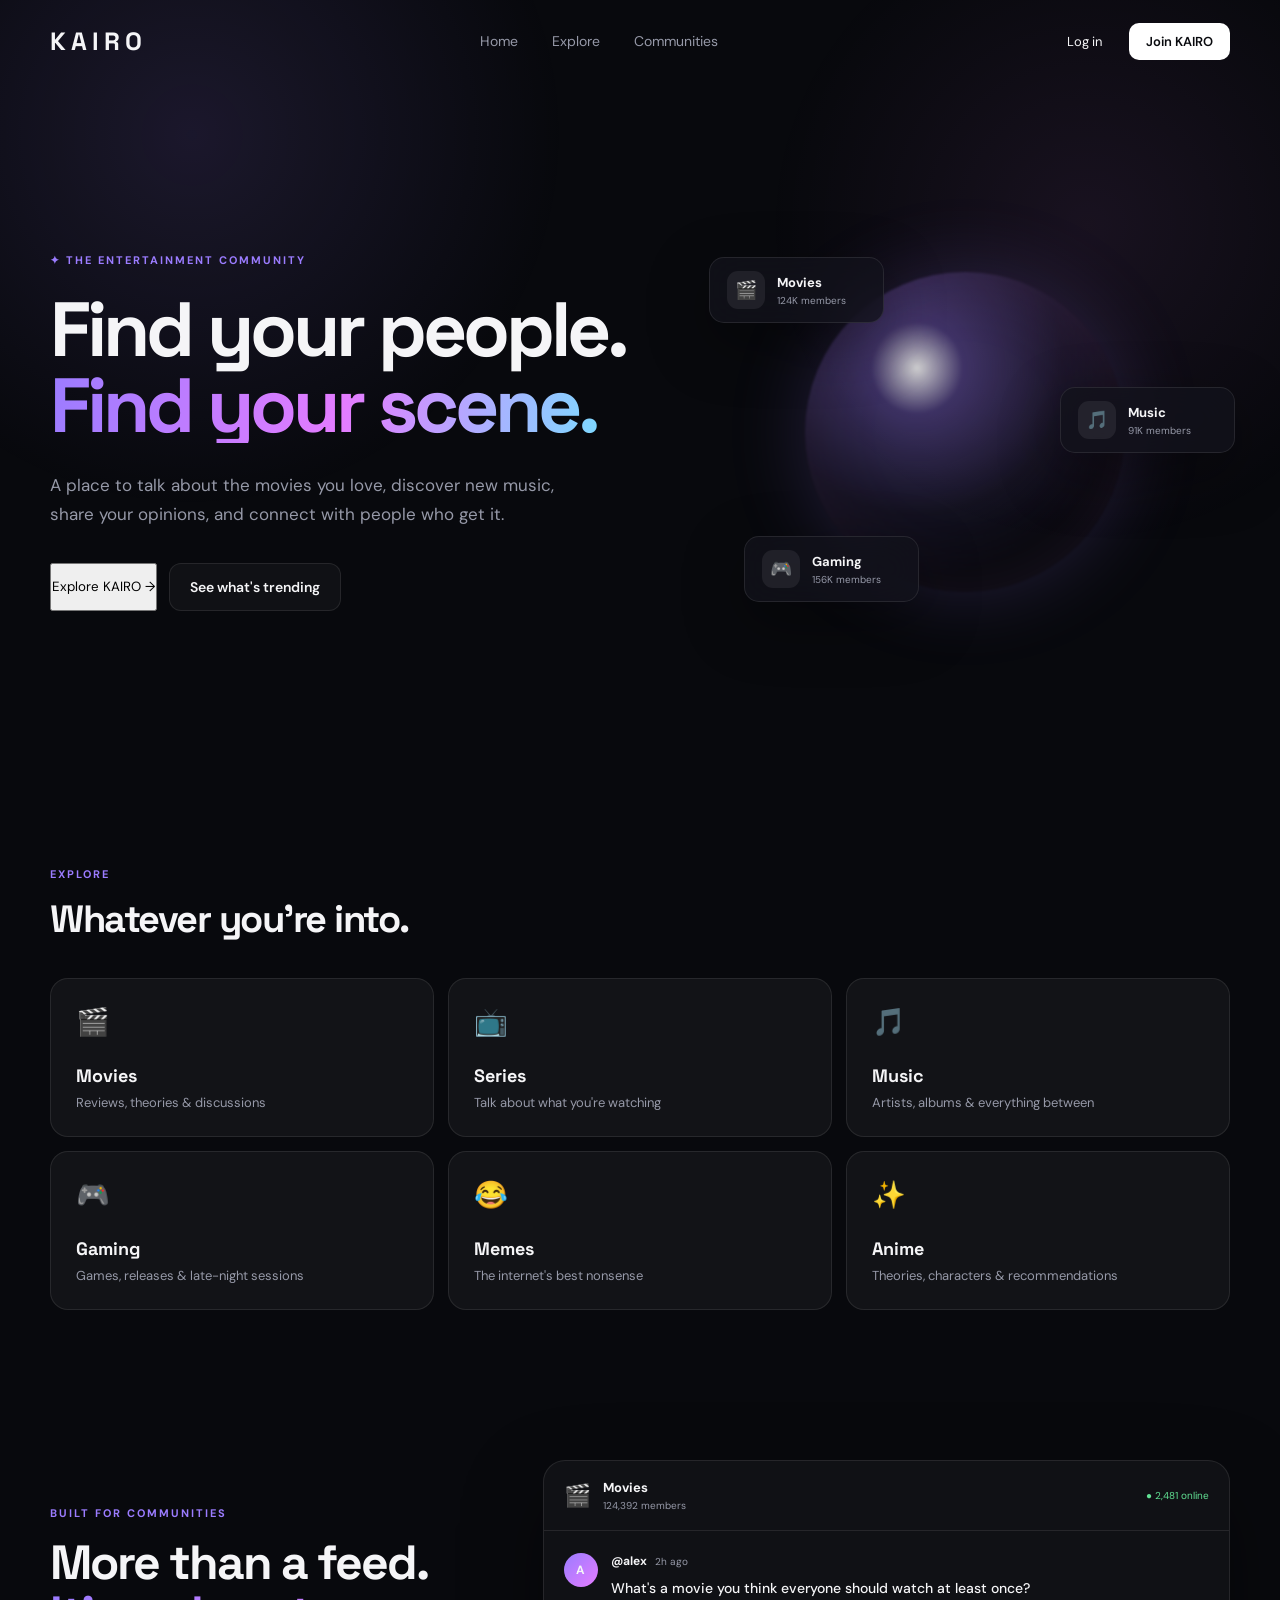
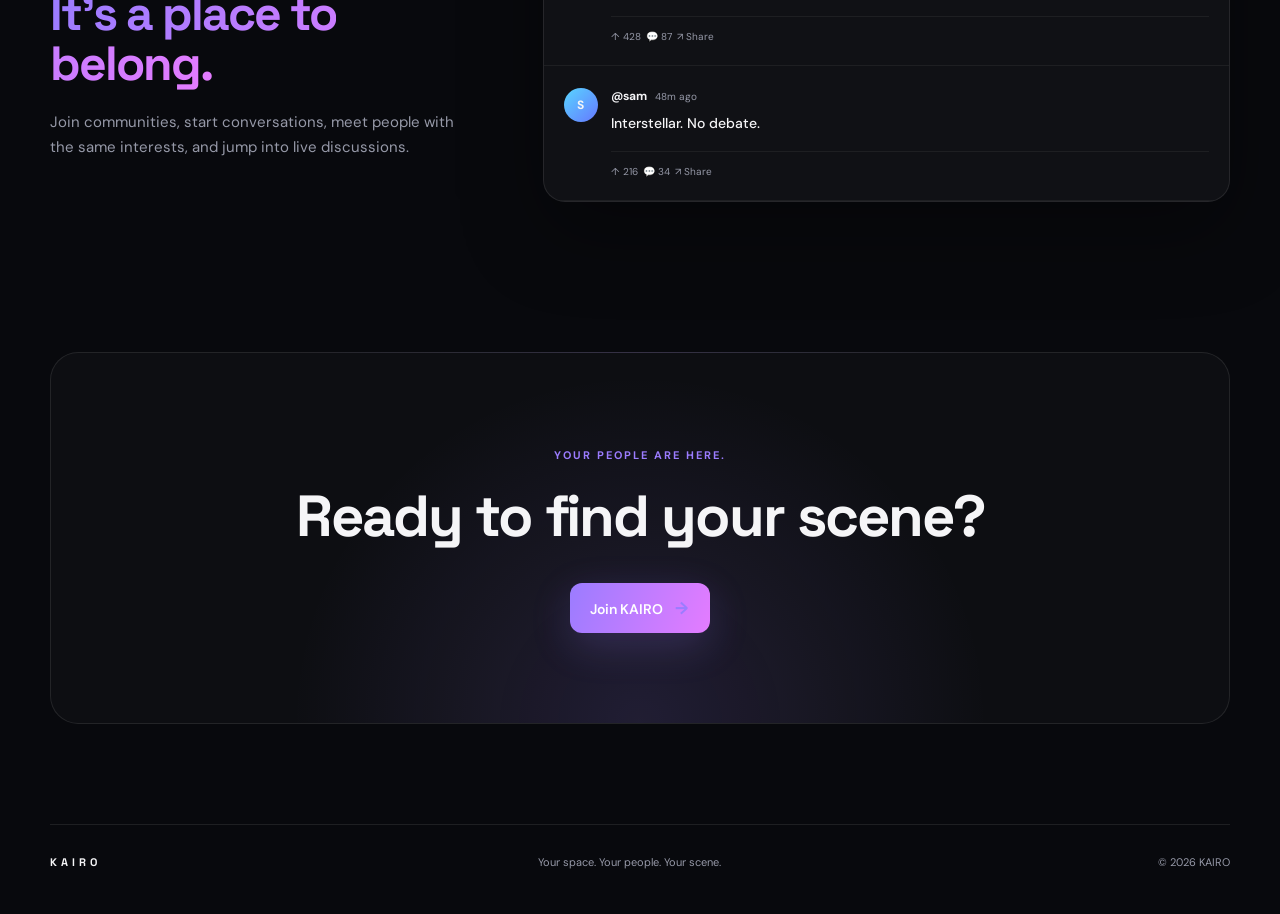
<file: frontend/index.html>
<!DOCTYPE html>
<html lang="en">

<head>

    <meta charset="UTF-8">

    <meta
        name="viewport"
        content="width=device-width, initial-scale=1.0"
    >

    <title>
        KAIRO — Your Space. Your People. Your Scene.
    </title>

    <link
        rel="stylesheet"
        href="style.css"
    >

</head>


<body>


    <!-- Navigation -->

    <nav class="navbar">

        <div class="logo">
            KAIRO
        </div>


        <div class="nav-links">

            <a href="#">
                Home
            </a>

            <a href="#">
                Explore
            </a>

            <a href="#">
                Communities
            </a>

        </div>


        <div class="nav-actions">

            <button
                class="login-btn"
                id="loginButton"
            >
                Log in
            </button>


            <button
                class="signup-btn"
                id="signupButton"
            >
                Join KAIRO
            </button>

        </div>

    </nav>



    <!-- Hero Section -->

    <main>

        <section class="hero">


            <div class="hero-content">


                <div class="eyebrow">

                    ✦ THE ENTERTAINMENT COMMUNITY

                </div>


                <h1>

                    Find your people.

                    <span>
                        Find your scene.
                    </span>

                </h1>


                <p>

                    A place to talk about the movies you love,
                    discover new music, share your opinions,
                    and connect with people who get it.

                </p>


                <div class="hero-buttons">


                    <button
                        class="hero-button"
                        onclick="window.location.href='app.html'"
                    >

                        Explore KAIRO

                        <span>
                            →
                        </span>

                    </button>


                    <button class="secondary-btn">

                        See what's trending

                    </button>


                </div>


            </div>



            <!-- Floating Community Cards -->


            <div class="hero-visual">


                <div class="floating-card card-one">


                    <div class="card-icon">
                        🎬
                    </div>


                    <div>

                        <strong>
                            Movies
                        </strong>

                        <small>
                            124K members
                        </small>

                    </div>


                </div>



                <div class="floating-card card-two">


                    <div class="card-icon">
                        🎵
                    </div>


                    <div>

                        <strong>
                            Music
                        </strong>

                        <small>
                            91K members
                        </small>

                    </div>


                </div>



                <div class="floating-card card-three">


                    <div class="card-icon">
                        🎮
                    </div>


                    <div>

                        <strong>
                            Gaming
                        </strong>

                        <small>
                            156K members
                        </small>

                    </div>


                </div>



                <div class="orb"></div>


            </div>


        </section>



        <!-- Categories -->


        <section class="categories">


            <div class="section-heading">


                <span>
                    EXPLORE
                </span>


                <h2>

                    Whatever you're into.

                </h2>


            </div>



            <div class="category-grid">


                <div class="category-card">

                    <div class="category-emoji">
                        🎬
                    </div>

                    <h3>
                        Movies
                    </h3>

                    <p>
                        Reviews, theories & discussions
                    </p>

                </div>



                <div class="category-card">

                    <div class="category-emoji">
                        📺
                    </div>

                    <h3>
                        Series
                    </h3>

                    <p>
                        Talk about what you're watching
                    </p>

                </div>



                <div class="category-card">

                    <div class="category-emoji">
                        🎵
                    </div>

                    <h3>
                        Music
                    </h3>

                    <p>
                        Artists, albums & everything between
                    </p>

                </div>



                <div class="category-card">

                    <div class="category-emoji">
                        🎮
                    </div>

                    <h3>
                        Gaming
                    </h3>

                    <p>
                        Games, releases & late-night sessions
                    </p>

                </div>



                <div class="category-card">

                    <div class="category-emoji">
                        😂
                    </div>

                    <h3>
                        Memes
                    </h3>

                    <p>
                        The internet's best nonsense
                    </p>

                </div>



                <div class="category-card">

                    <div class="category-emoji">
                        ✨
                    </div>

                    <h3>
                        Anime
                    </h3>

                    <p>
                        Theories, characters & recommendations
                    </p>

                </div>


            </div>


        </section>



        <!-- Community Preview -->


        <section class="community-preview">


            <div class="preview-text">


                <span>
                    BUILT FOR COMMUNITIES
                </span>


                <h2>

                    More than a feed.

                    <br>

                    <em>
                        It's a place to belong.
                    </em>

                </h2>


                <p>

                    Join communities, start conversations,
                    meet people with the same interests,
                    and jump into live discussions.

                </p>


            </div>



            <div class="preview-window">


                <div class="window-header">


                    <div class="window-community">


                        <span>
                            🎬
                        </span>


                        <div>

                            <strong>
                                Movies
                            </strong>

                            <small>
                                124,392 members
                            </small>

                        </div>


                    </div>


                    <span class="online">

                        ● 2,481 online

                    </span>


                </div>



                <div class="post">


                    <div class="avatar">
                        A
                    </div>


                    <div class="post-content">


                        <div class="post-meta">

                            <strong>
                                @alex
                            </strong>

                            <span>
                                2h ago
                            </span>

                        </div>


                        <h3>

                            What's a movie you think everyone should watch at least once?

                        </h3>


                        <div class="post-actions">

                            <span>
                                ↑ 428
                            </span>

                            <span>
                                💬 87
                            </span>

                            <span>
                                ↗ Share
                            </span>

                        </div>


                    </div>


                </div>



                <div class="post">


                    <div class="avatar avatar-two">
                        S
                    </div>


                    <div class="post-content">


                        <div class="post-meta">

                            <strong>
                                @sam
                            </strong>

                            <span>
                                48m ago
                            </span>

                        </div>


                        <h3>

                            Interstellar. No debate.

                        </h3>


                        <div class="post-actions">

                            <span>
                                ↑ 216
                            </span>

                            <span>
                                💬 34
                            </span>

                            <span>
                                ↗ Share
                            </span>

                        </div>


                    </div>


                </div>


            </div>


        </section>



        <!-- Final CTA -->


        <section class="cta">


            <div>


                <span>
                    YOUR PEOPLE ARE HERE.
                </span>


                <h2>

                    Ready to find your scene?

                </h2>


                <button
                    class="primary-btn"
                    id="ctaSignupButton"
                >

                    Join KAIRO

                    <span>
                        →
                    </span>

                </button>


            </div>


        </section>


    </main>



    <!-- Footer -->


    <footer>


        <div class="footer-logo">
            KAIRO
        </div>


        <p>

            Your space. Your people. Your scene.

        </p>


        <span>

            © 2026 KAIRO

        </span>


    </footer>

<!-- Authentication Modal -->

<div class="auth-modal" id="authModal">

    <div class="auth-box">

        <button
            class="auth-close"
            id="authClose"
            aria-label="Close"
        >
            ×
        </button>

        <div class="auth-header">
            <div class="auth-logo">KAIRO</div>
            <h2 id="authTitle">Welcome back</h2>
            <p id="authSubtitle">Log in to continue to KAIRO.</p>
        </div>

        <form id="loginForm" class="auth-form">
            <label for="loginEmail">Email</label>
            <input type="email" id="loginEmail" placeholder="you@example.com" required>

            <label for="loginPassword">Password</label>
            <input type="password" id="loginPassword" placeholder="Enter your password" required>

            <button type="submit" class="auth-submit">Log in</button>

            <p class="auth-switch">
                Don't have an account?
                <button type="button" id="showSignup">Join KAIRO</button>
            </p>
        </form>

        <form id="signupForm" class="auth-form" style="display: none;">
            <label for="signupUsername">Username</label>
            <input type="text" id="signupUsername" placeholder="Choose a username" required>

            <label for="signupEmail">Email</label>
            <input type="email" id="signupEmail" placeholder="you@example.com" required>

            <label for="signupPassword">Password</label>
            <input type="password" id="signupPassword" placeholder="Create a password" required>

            <button type="submit" class="auth-submit">Create account</button>

            <p class="auth-switch">
                Already have an account?
                <button type="button" id="showLogin">Log in</button>
            </p>
        </form>

        <p class="auth-message" id="authMessage"></p>
    </div>
</div>

    <script src="script.js"></script>


</body>

</html>
</file>
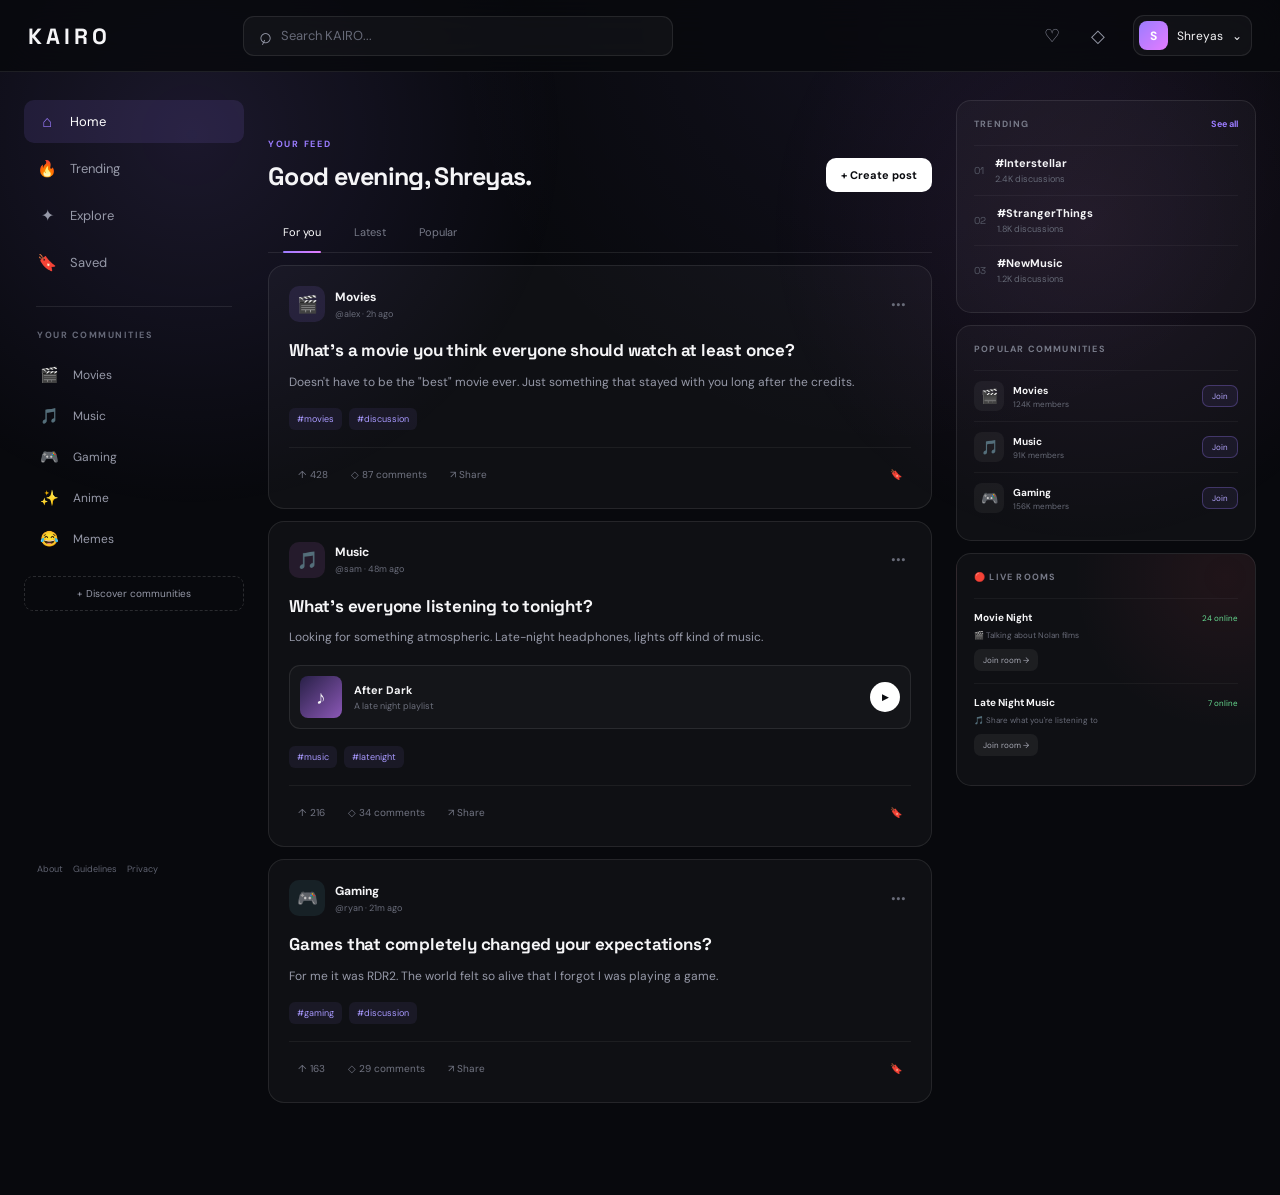
<file: frontend/app.html>
<!DOCTYPE html>
<html lang="en">
<head>
    <meta charset="UTF-8">
    <meta name="viewport" content="width=device-width, initial-scale=1.0">

    <title>KAIRO — Home</title>

    <link rel="stylesheet" href="style.css">
</head>

<body class="app-page">

    <!-- =========================
         TOP NAVIGATION
    ========================== -->

    <header class="app-navbar">

        <div class="app-logo">
            KAIRO
        </div>

        <div class="search-box">
            <span>⌕</span>
            <input
                type="text"
                placeholder="Search KAIRO..."
                id="searchInput"
            >
        </div>

        <div class="app-actions">

            <button class="icon-button" title="Notifications">
                ♡
            </button>

            <button class="icon-button" title="Messages">
                ◇
            </button>

            <button class="profile-button">
                <span class="mini-avatar">S</span>
                <span class="profile-name">Shreyas</span>
                <span>⌄</span>
            </button>
            <div class="profile-menu" id="profileMenu">
    <button id="logoutButton">Log out</button>
</div>

        </div>

    </header>


    <!-- =========================
         APP LAYOUT
    ========================== -->

    <div class="app-layout">


        <!-- =========================
             LEFT SIDEBAR
        ========================== -->

        <aside class="sidebar">

            <nav class="side-navigation">

                <a href="#" class="side-link active">
                    <span>⌂</span>
                    <span>Home</span>
                </a>

                <a href="#" class="side-link">
                    <span>🔥</span>
                    <span>Trending</span>
                </a>

                <a href="#" class="side-link">
                    <span>✦</span>
                    <span>Explore</span>
                </a>

                <a href="#" class="side-link">
                    <span>🔖</span>
                    <span>Saved</span>
                </a>

            </nav>


            <div class="sidebar-divider"></div>


            <div class="sidebar-section">

                <div class="sidebar-title">
                    YOUR COMMUNITIES
                </div>

                <a href="#" class="community-link">
                    <span class="community-icon">🎬</span>
                    <span>Movies</span>
                </a>

                <a href="#" class="community-link">
                    <span class="community-icon">🎵</span>
                    <span>Music</span>
                </a>

                <a href="#" class="community-link">
                    <span class="community-icon">🎮</span>
                    <span>Gaming</span>
                </a>

                <a href="#" class="community-link">
                    <span class="community-icon">✨</span>
                    <span>Anime</span>
                </a>

                <a href="#" class="community-link">
                    <span class="community-icon">😂</span>
                    <span>Memes</span>
                </a>

            </div>


            <button class="discover-button">
                + Discover communities
            </button>


            <div class="sidebar-bottom">

                <span>About</span>
                <span>Guidelines</span>
                <span>Privacy</span>

            </div>

        </aside>


        <!-- =========================
             MAIN FEED
        ========================== -->

        <main class="feed">


            <!-- Feed Header -->

            <div class="feed-header">

                <div>

                    <span class="feed-eyebrow">
                        YOUR FEED
                    </span>

                   <h1 id="welcomeMessage">Good evening, Shreyas.</h1>
                </div>


                <button class="create-post-button">
                    + Create post
                </button>

            </div>


            <!-- Feed Filters -->

            <div class="feed-tabs">

                <button class="feed-tab active">
                    For you
                </button>

                <button class="feed-tab">
                    Latest
                </button>

                <button class="feed-tab">
                    Popular
                </button>

            </div>


            <!-- =========================
                 POST 1
            ========================== -->

            <article class="post-card">

                <div class="post-top">

                    <div class="post-community-icon">
                        🎬
                    </div>

                    <div class="post-community-info">

                        <strong>
                            Movies
                        </strong>

                        <span>
                            @alex · 2h ago
                        </span>

                    </div>

                    <button class="post-menu">
                        •••
                    </button>

                </div>


                <h2>
                    What's a movie you think everyone should watch at least once?
                </h2>

                <p class="post-text">
                    Doesn't have to be the "best" movie ever.
                    Just something that stayed with you long after the credits.
                </p>


                <div class="post-tags">
                    <span>#movies</span>
                    <span>#discussion</span>
                </div>


                <div class="post-actions">

                    <button class="vote-button">
                        ↑ <span>428</span>
                    </button>

                    <button class="comment-button">
                        ◇ <span>87 comments</span>
                    </button>

                    <button>
                        ↗ <span>Share</span>
                    </button>

                    <button class="save-post">
                        🔖
                    </button>

                </div>

            </article>


            <!-- =========================
                 POST 2
            ========================== -->

            <article class="post-card">

                <div class="post-top">

                    <div class="post-community-icon music-icon">
                        🎵
                    </div>

                    <div class="post-community-info">

                        <strong>
                            Music
                        </strong>

                        <span>
                            @sam · 48m ago
                        </span>

                    </div>

                    <button class="post-menu">
                        •••
                    </button>

                </div>


                <h2>
                    What's everyone listening to tonight?
                </h2>

                <p class="post-text">
                    Looking for something atmospheric.
                    Late-night headphones, lights off kind of music.
                </p>


                <div class="music-preview">

                    <div class="album-art">
                        ♪
                    </div>

                    <div class="track-info">

                        <strong>
                            After Dark
                        </strong>

                        <span>
                            A late night playlist
                        </span>

                    </div>

                    <button class="play-button">
                        ▶
                    </button>

                </div>


                <div class="post-tags">
                    <span>#music</span>
                    <span>#latenight</span>
                </div>


                <div class="post-actions">

                    <button class="vote-button">
                        ↑ <span>216</span>
                    </button>

                    <button class="comment-button">
                        ◇ <span>34 comments</span>
                    </button>

                    <button>
                        ↗ <span>Share</span>
                    </button>

                    <button class="save-post">
                        🔖
                    </button>

                </div>

            </article>


            <!-- =========================
                 POST 3
            ========================== -->

            <article class="post-card">

                <div class="post-top">

                    <div class="post-community-icon gaming-icon">
                        🎮
                    </div>

                    <div class="post-community-info">

                        <strong>
                            Gaming
                        </strong>

                        <span>
                            @ryan · 21m ago
                        </span>

                    </div>

                    <button class="post-menu">
                        •••
                    </button>

                </div>


                <h2>
                    Games that completely changed your expectations?
                </h2>

                <p class="post-text">
                    For me it was RDR2. The world felt so alive
                    that I forgot I was playing a game.
                </p>


                <div class="post-tags">
                    <span>#gaming</span>
                    <span>#discussion</span>
                </div>


                <div class="post-actions">

                    <button class="vote-button">
                        ↑ <span>163</span>
                    </button>

                    <button class="comment-button">
                        ◇ <span>29 comments</span>
                    </button>

                    <button>
                        ↗ <span>Share</span>
                    </button>

                    <button class="save-post">
                        🔖
                    </button>

                </div>

            </article>

        </main>


        <!-- =========================
             RIGHT SIDEBAR
        ========================== -->

        <aside class="right-sidebar">


            <!-- Trending -->

            <section class="right-card">

                <div class="right-card-header">

                    <span>
                        TRENDING
                    </span>

                    <a href="#">
                        See all
                    </a>

                </div>


                <div class="trending-item">

                    <span class="trending-number">
                        01
                    </span>

                    <div>

                        <strong>
                            #Interstellar
                        </strong>

                        <small>
                            2.4K discussions
                        </small>

                    </div>

                </div>


                <div class="trending-item">

                    <span class="trending-number">
                        02
                    </span>

                    <div>

                        <strong>
                            #StrangerThings
                        </strong>

                        <small>
                            1.8K discussions
                        </small>

                    </div>

                </div>


                <div class="trending-item">

                    <span class="trending-number">
                        03
                    </span>

                    <div>

                        <strong>
                            #NewMusic
                        </strong>

                        <small>
                            1.2K discussions
                        </small>

                    </div>

                </div>

            </section>


            <!-- Communities -->

            <section class="right-card">

                <div class="right-card-header">

                    <span>
                        POPULAR COMMUNITIES
                    </span>

                </div>


                <div class="popular-community">

                    <span class="popular-icon">
                        🎬
                    </span>

                    <div>

                        <strong>
                            Movies
                        </strong>

                        <small>
                            124K members
                        </small>

                    </div>

                    <button>
                        Join
                    </button>

                </div>


                <div class="popular-community">

                    <span class="popular-icon">
                        🎵
                    </span>

                    <div>

                        <strong>
                            Music
                        </strong>

                        <small>
                            91K members
                        </small>

                    </div>

                    <button>
                        Join
                    </button>

                </div>


                <div class="popular-community">

                    <span class="popular-icon">
                        🎮
                    </span>

                    <div>

                        <strong>
                            Gaming
                        </strong>

                        <small>
                            156K members
                        </small>

                    </div>

                    <button>
                        Join
                    </button>

                </div>

            </section>


            <!-- Live Rooms -->

            <section class="right-card live-card">

                <div class="right-card-header">

                    <span>
                        🔴 LIVE ROOMS
                    </span>

                </div>


                <div class="live-room">

                    <div class="live-room-top">

                        <strong>
                            Movie Night
                        </strong>

                        <span>
                            24 online
                        </span>

                    </div>

                    <small>
                        🎬 Talking about Nolan films
                    </small>

                    <button>
                        Join room →
                    </button>

                </div>


                <div class="live-room">

                    <div class="live-room-top">

                        <strong>
                            Late Night Music
                        </strong>

                        <span>
                            7 online
                        </span>

                    </div>

                    <small>
                        🎵 Share what you're listening to
                    </small>

                    <button>
                        Join room →
                    </button>

                </div>

            </section>

        </aside>

    </div>

<!-- =========================
     COMMENTS MODAL
========================== -->

<div class="modal-overlay" id="commentsModal">

    <div class="comments-modal">

        <div class="modal-header">

            <div>
                <span class="modal-eyebrow">
                    DISCUSSION
                </span>

                <h2>
                    Comments
                </h2>
            </div>

            <button class="close-modal" id="closeComments">
                ×
            </button>

        </div>


        <div class="comments-list" id="commentsList">

            <div class="comment">

                <div class="comment-avatar">
                    A
                </div>

                <div class="comment-body">

                    <div class="comment-meta">
                        <strong>@alex</strong>
                        <span>2h ago</span>
                    </div>

                    <p>
                        Interstellar. Easily one of those movies
                        that hits differently every time.
                    </p>

                    <div class="comment-actions">
                        <span>↑ 42</span>
                        <span>Reply</span>
                    </div>

                </div>

            </div>


            <div class="comment">

                <div class="comment-avatar avatar-blue">
                    S
                </div>

                <div class="comment-body">

                    <div class="comment-meta">
                        <strong>@sam</strong>
                        <span>1h ago</span>
                    </div>

                    <p>
                        I'd say The Dark Knight. Still holds up
                        ridiculously well.
                    </p>

                    <div class="comment-actions">
                        <span>↑ 28</span>
                        <span>Reply</span>
                    </div>

                </div>

            </div>

        </div>


        <div class="comment-composer">

            <div class="comment-avatar my-avatar">
                S
            </div>

            <input
                type="text"
                id="commentInput"
                placeholder="Join the conversation..."
            >

            <button id="sendComment">
                →
            </button>

        </div>

    </div>

</div>

<!-- =========================
     CREATE POST MODAL
========================== -->

<div class="modal-overlay" id="createPostModal">

    <div class="create-post-modal">

        <div class="modal-header">

            <div>
                <span class="modal-eyebrow">
                    SHARE SOMETHING
                </span>

                <h2>
                    Create a post
                </h2>
            </div>

            <button class="close-modal" id="closeCreatePost">
                ×
            </button>

        </div>


        <div class="create-post-body">

            <label for="postCommunity">
                Community
            </label>

            <select id="postCommunity">

                <option value="Movies">
                    🎬 Movies
                </option>

                <option value="Music">
                    🎵 Music
                </option>

                <option value="Gaming">
                    🎮 Gaming
                </option>

                <option value="Anime">
                    ✨ Anime
                </option>

                <option value="Memes">
                    😂 Memes
                </option>

            </select>


            <label for="postTitle">
                Title
            </label>

            <input
                type="text"
                id="postTitle"
                placeholder="What's on your mind?"
                maxlength="150"
            >


            <label for="postContent">
                Description
            </label>

            <textarea
                id="postContent"
                placeholder="Add something to the conversation..."
                maxlength="500"
            ></textarea>


            <div class="composer-footer">

                <span id="characterCount">
                    0 / 500
                </span>

                <div class="composer-buttons">

                    <button
                        class="cancel-post"
                        id="cancelCreatePost"
                    >
                        Cancel
                    </button>

                    <button
                        class="submit-post"
                        id="submitCreatePost"
                    >
                        Post →
                    </button>

                </div>

            </div>

        </div>

    </div>

</div>
<!-- Authentication Modal -->

<div class="auth-modal" id="authModal">

    <div class="auth-box">

        <button
            class="auth-close"
            id="authClose"
            aria-label="Close"
        >
            ×
        </button>


        <div class="auth-header">

            <div class="auth-logo">
                KAIRO
            </div>

            <h2 id="authTitle">
                Welcome back
            </h2>

            <p id="authSubtitle">
                Log in to continue to KAIRO.
            </p>

        </div>


        <!-- Login Form -->

        <form
            id="loginForm"
            class="auth-form"
        >

            <label for="loginEmail">
                Email
            </label>

            <input
                type="email"
                id="loginEmail"
                placeholder="you@example.com"
                required
            >


            <label for="loginPassword">
                Password
            </label>

            <input
                type="password"
                id="loginPassword"
                placeholder="Enter your password"
                required
            >


            <button
                type="submit"
                class="auth-submit"
            >
                Log in
            </button>


            <p class="auth-switch">

                Don't have an account?

                <button
                    type="button"
                    id="showSignup"
                >
                    Join KAIRO
                </button>

            </p>

        </form>



        <!-- Signup Form -->

        <form
            id="signupForm"
            class="auth-form"
            style="display: none;"
        >

            <label for="signupUsername">
                Username
            </label>

            <input
                type="text"
                id="signupUsername"
                placeholder="Choose a username"
                required
            >


            <label for="signupEmail">
                Email
            </label>

            <input
                type="email"
                id="signupEmail"
                placeholder="you@example.com"
                required
            >


            <label for="signupPassword">
                Password
            </label>

            <input
                type="password"
                id="signupPassword"
                placeholder="Create a password"
                required
            >


            <button
                type="submit"
                class="auth-submit"
            >
                Create account
            </button>


            <p class="auth-switch">

                Already have an account?

                <button
                    type="button"
                    id="showLogin"
                >
                    Log in
                </button>

            </p>

        </form>


        <p
            class="auth-message"
            id="authMessage"
        ></p>

    </div>

</div>
    <script src="script.js"></script>

</body>
</html>
</file>
<file: frontend/style.css>
@import url('https://fonts.googleapis.com/css2?family=DM+Sans:wght@400;500;600;700&family=Space+Grotesk:wght@500;600;700&display=swap');

:root {
    --bg: #08090d;
    --bg-soft: #0d0f15;
    --card: rgba(255, 255, 255, 0.045);
    --card-hover: rgba(255, 255, 255, 0.075);
    --border: rgba(255, 255, 255, 0.09);
    --text: #f5f5f7;
    --muted: #9699a8;
    --purple: #9b7cff;
    --pink: #e47cff;
    --cyan: #6ee7ff;
    --green: #61e294;
}

* {
    margin: 0;
    padding: 0;
    box-sizing: border-box;
}

html {
    scroll-behavior: smooth;
}

body {
    background: var(--bg);
    color: var(--text);
    font-family: "DM Sans", sans-serif;
    overflow-x: hidden;
}

body::before {
    content: "";
    position: fixed;
    inset: 0;
    pointer-events: none;
    background:
        radial-gradient(
            circle at 15% 15%,
            rgba(155, 124, 255, 0.13),
            transparent 28%
        ),
        radial-gradient(
            circle at 85% 25%,
            rgba(228, 124, 255, 0.08),
            transparent 25%
        );
    z-index: -1;
}

button,
a {
    font-family: inherit;
}

button {
    cursor: pointer;
}

/* =========================
   NAVBAR
========================= */

.navbar {
    width: min(1180px, calc(100% - 48px));
    margin: 0 auto;
    height: 82px;

    display: flex;
    align-items: center;
    justify-content: space-between;
}

.logo {
    font-family: "Space Grotesk", sans-serif;
    font-size: 25px;
    font-weight: 700;
    letter-spacing: 5px;
}

.nav-links {
    display: flex;
    gap: 34px;
}

.nav-links a {
    color: var(--muted);
    text-decoration: none;
    font-size: 14px;
    transition: 0.25s ease;
}

.nav-links a:hover {
    color: var(--text);
}

.nav-actions {
    display: flex;
    align-items: center;
    gap: 10px;
}

.login-btn,
.signup-btn {
    border: 0;
    border-radius: 10px;
    padding: 10px 17px;
    font-size: 13px;
    transition: 0.25s ease;
}

.login-btn {
    background: transparent;
    color: var(--text);
}

.login-btn:hover {
    background: rgba(255, 255, 255, 0.06);
}

.signup-btn {
    background: white;
    color: #090a0e;
    font-weight: 600;
}

.signup-btn:hover {
    transform: translateY(-2px);
    box-shadow: 0 8px 30px rgba(255, 255, 255, 0.12);
}

/* =========================
   HERO
========================= */

.hero {
    width: min(1180px, calc(100% - 48px));
    min-height: 700px;
    margin: 0 auto;

    display: grid;
    grid-template-columns: 1fr 0.9fr;
    align-items: center;
    gap: 60px;
}

.hero-content {
    max-width: 620px;
}

.eyebrow,
.section-heading span,
.preview-text > span,
.cta span {
    color: var(--purple);
    font-size: 11px;
    font-weight: 700;
    letter-spacing: 2px;
}

.eyebrow {
    margin-bottom: 25px;
}

.hero h1 {
    font-family: "Space Grotesk", sans-serif;
    font-size: clamp(52px, 6vw, 82px);
    line-height: 0.98;
    letter-spacing: -4px;
    margin-bottom: 28px;
}

.hero h1 span {
    display: block;
    background: linear-gradient(
        100deg,
        var(--purple),
        var(--pink),
        var(--cyan)
    );
    -webkit-background-clip: text;
    background-clip: text;
    color: transparent;
}

.hero-content > p {
    color: var(--muted);
    max-width: 520px;
    font-size: 17px;
    line-height: 1.7;
}

.hero-buttons {
    display: flex;
    gap: 12px;
    margin-top: 34px;
}

.primary-btn,
.secondary-btn {
    border-radius: 12px;
    padding: 14px 20px;
    font-size: 14px;
    font-weight: 600;
    transition: 0.25s ease;
}

.primary-btn {
    border: 0;
    background: linear-gradient(110deg, var(--purple), var(--pink));
    color: white;
    box-shadow: 0 12px 40px rgba(155, 124, 255, 0.2);
}

.primary-btn span {
    margin-left: 9px;
    font-size: 17px;
}

.primary-btn:hover {
    transform: translateY(-3px);
    box-shadow: 0 16px 45px rgba(155, 124, 255, 0.3);
}

.secondary-btn {
    border: 1px solid var(--border);
    background: rgba(255, 255, 255, 0.035);
    color: var(--text);
}

.secondary-btn:hover {
    background: rgba(255, 255, 255, 0.08);
}

/* =========================
   HERO VISUAL
========================= */

.hero-visual {
    position: relative;
    height: 500px;
    display: flex;
    align-items: center;
    justify-content: center;
}

.orb {
    width: 320px;
    height: 320px;
    border-radius: 50%;

    background:
        radial-gradient(
            circle at 35% 30%,
            rgba(255, 255, 255, 0.8),
            rgba(155, 124, 255, 0.35) 15%,
            rgba(155, 124, 255, 0.08) 48%,
            transparent 70%
        );

    filter: blur(1px);

    box-shadow:
        0 0 80px rgba(155, 124, 255, 0.18),
        inset 0 0 80px rgba(228, 124, 255, 0.08);

    animation: float 7s ease-in-out infinite;
}

@keyframes float {
    0%,
    100% {
        transform: translateY(0);
    }

    50% {
        transform: translateY(-18px);
    }
}

.floating-card {
    position: absolute;
    z-index: 2;

    display: flex;
    align-items: center;
    gap: 12px;

    padding: 13px 17px;

    min-width: 175px;

    border: 1px solid var(--border);
    border-radius: 15px;

    background: rgba(18, 19, 27, 0.78);
    backdrop-filter: blur(18px);

    box-shadow: 0 20px 60px rgba(0, 0, 0, 0.35);

    animation: cardFloat 6s ease-in-out infinite;
}

.floating-card strong {
    display: block;
    font-size: 13px;
}

.floating-card small {
    display: block;
    margin-top: 3px;
    color: var(--muted);
    font-size: 10px;
}

.card-icon {
    width: 38px;
    height: 38px;

    display: grid;
    place-items: center;

    border-radius: 11px;
    background: rgba(255, 255, 255, 0.07);

    font-size: 18px;
}

.card-one {
    top: 75px;
    left: 10px;
}

.card-two {
    top: 205px;
    right: -5px;
    animation-delay: -2s;
}

.card-three {
    bottom: 80px;
    left: 45px;
    animation-delay: -4s;
}

@keyframes cardFloat {
    0%,
    100% {
        transform: translateY(0);
    }

    50% {
        transform: translateY(-9px);
    }
}

/* =========================
   CATEGORIES
========================= */

.categories {
    width: min(1180px, calc(100% - 48px));
    margin: 80px auto 150px;
}

.section-heading {
    margin-bottom: 35px;
}

.section-heading h2 {
    margin-top: 12px;
    font-family: "Space Grotesk", sans-serif;
    font-size: 38px;
    letter-spacing: -1.5px;
}

.category-grid {
    display: grid;
    grid-template-columns: repeat(3, 1fr);
    gap: 14px;
}

.category-card {
    padding: 25px;

    border: 1px solid var(--border);
    border-radius: 18px;

    background: var(--card);

    transition:
        transform 0.3s ease,
        background 0.3s ease,
        border-color 0.3s ease;
}

.category-card:hover {
    transform: translateY(-6px);
    background: var(--card-hover);
    border-color: rgba(155, 124, 255, 0.3);
}

.category-emoji {
    font-size: 27px;
    margin-bottom: 25px;
}

.category-card h3 {
    font-family: "Space Grotesk", sans-serif;
    font-size: 18px;
    margin-bottom: 7px;
}

.category-card p {
    color: var(--muted);
    font-size: 13px;
}

/* =========================
   COMMUNITY PREVIEW
========================= */

.community-preview {
    width: min(1180px, calc(100% - 48px));
    margin: 0 auto 150px;

    display: grid;
    grid-template-columns: 0.75fr 1.25fr;
    align-items: center;
    gap: 80px;
}

.preview-text h2 {
    margin: 16px 0 20px;

    font-family: "Space Grotesk", sans-serif;
    font-size: 48px;
    line-height: 1.05;
    letter-spacing: -2px;
}

.preview-text em {
    font-style: normal;

    background: linear-gradient(
        100deg,
        var(--purple),
        var(--pink)
    );

    -webkit-background-clip: text;
    background-clip: text;
    color: transparent;
}

.preview-text p {
    color: var(--muted);
    line-height: 1.7;
    font-size: 15px;
}

.preview-window {
    overflow: hidden;

    border: 1px solid var(--border);
    border-radius: 22px;

    background: rgba(255, 255, 255, 0.035);
    box-shadow: 0 30px 80px rgba(0, 0, 0, 0.35);
}

.window-header {
    display: flex;
    justify-content: space-between;
    align-items: center;

    padding: 18px 20px;

    border-bottom: 1px solid var(--border);
}

.window-community {
    display: flex;
    align-items: center;
    gap: 12px;
}

.window-community > span {
    font-size: 22px;
}

.window-community strong,
.window-community small {
    display: block;
}

.window-community strong {
    font-size: 13px;
}

.window-community small {
    margin-top: 3px;
    color: var(--muted);
    font-size: 10px;
}

.online {
    color: var(--green);
    font-size: 10px;
}

.post {
    display: flex;
    gap: 13px;
    padding: 22px 20px;

    border-bottom: 1px solid rgba(255, 255, 255, 0.055);
}

.avatar {
    width: 34px;
    height: 34px;

    flex-shrink: 0;

    display: grid;
    place-items: center;

    border-radius: 50%;

    background: linear-gradient(135deg, var(--purple), var(--pink));

    font-size: 12px;
    font-weight: 700;
}

.avatar-two {
    background: linear-gradient(135deg, #58d6ff, #6678ff);
}

.post-content {
    flex: 1;
}

.post-meta {
    display: flex;
    gap: 8px;
    align-items: center;
}

.post-meta strong {
    font-size: 12px;
}

.post-meta span {
    color: var(--muted);
    font-size: 10px;
}

.post-content h3 {
    margin: 9px 0 17px;

    font-size: 14px;
    font-weight: 500;
    line-height: 1.5;
}

.post-actions {
    display: flex;
    gap: 18px;

    color: var(--muted);
    font-size: 10px;
}

/* =========================
   CTA
========================= */

.cta {
    width: min(1180px, calc(100% - 48px));
    margin: 0 auto 100px;

    padding: 90px 30px;

    text-align: center;

    border: 1px solid var(--border);
    border-radius: 28px;

    background:
        radial-gradient(
            circle at 50% 100%,
            rgba(155, 124, 255, 0.14),
            transparent 50%
        ),
        rgba(255, 255, 255, 0.025);
}

.cta h2 {
    margin: 15px 0 30px;

    font-family: "Space Grotesk", sans-serif;
    font-size: clamp(35px, 5vw, 58px);
    letter-spacing: -2px;
}

/* =========================
   FOOTER
========================= */

footer {
    width: min(1180px, calc(100% - 48px));

    margin: 0 auto;
    padding: 30px 0 45px;

    display: flex;
    align-items: center;
    justify-content: space-between;

    border-top: 1px solid var(--border);

    color: var(--muted);
    font-size: 11px;
}

.footer-logo {
    color: var(--text);

    font-family: "Space Grotesk", sans-serif;
    font-weight: 700;
    letter-spacing: 4px;
}

/* =========================
   RESPONSIVE
========================= */

@media (max-width: 850px) {

    .navbar {
        height: 70px;
    }

    .nav-links {
        display: none;
    }

    .hero {
        grid-template-columns: 1fr;
        gap: 20px;
        padding-top: 70px;
    }

    .hero-visual {
        height: 400px;
    }

    .hero h1 {
        font-size: 58px;
    }

    .category-grid {
        grid-template-columns: repeat(2, 1fr);
    }

    .community-preview {
        grid-template-columns: 1fr;
        gap: 45px;
    }
}

@media (max-width: 550px) {

    .navbar,
    .hero,
    .categories,
    .community-preview,
    .cta,
    footer {
        width: min(100% - 30px, 1180px);
    }

    .signup-btn {
        padding: 9px 12px;
    }

    .hero {
        padding-top: 50px;
    }

    .hero h1 {
        font-size: 46px;
        letter-spacing: -2.5px;
    }

    .hero-content > p {
        font-size: 15px;
    }

    .hero-buttons {
        flex-direction: column;
        align-items: stretch;
    }

    .hero-visual {
        height: 340px;
    }

    .orb {
        width: 250px;
        height: 250px;
    }

    .card-one {
        left: 0;
        top: 45px;
    }

    .card-two {
        right: 0;
        top: 150px;
    }

    .card-three {
        left: 15px;
        bottom: 35px;
    }

    .category-grid {
        grid-template-columns: 1fr;
    }

    .categories,
    .community-preview {
        margin-bottom: 100px;
    }

    .preview-text h2 {
        font-size: 38px;
    }

    .cta {
        padding: 65px 20px;
    }

    footer {
        flex-direction: column;
        gap: 12px;
        text-align: center;
    }
}
/* =====================================================
   KAIRO APP
   ===================================================== */

.app-page {
    min-height: 100vh;
    background:
        radial-gradient(
            circle at 70% 0%,
            rgba(155, 124, 255, 0.07),
            transparent 30%
        ),
        #08090d;
}


/* =========================
   APP NAVBAR
========================= */

.app-navbar {
    position: sticky;
    top: 0;
    z-index: 100;

    height: 72px;

    padding: 0 28px;

    display: flex;
    align-items: center;
    gap: 35px;

    border-bottom: 1px solid var(--border);

    background: rgba(8, 9, 13, 0.82);
    backdrop-filter: blur(20px);
}

.app-logo {
    width: 180px;

    font-family: "Space Grotesk", sans-serif;
    font-size: 22px;
    font-weight: 700;
    letter-spacing: 4px;
}

.search-box {
    width: min(430px, 40vw);

    height: 40px;

    display: flex;
    align-items: center;
    gap: 10px;

    padding: 0 14px;

    border: 1px solid var(--border);
    border-radius: 11px;

    background: rgba(255, 255, 255, 0.035);
}

.search-box span {
    color: var(--muted);
    font-size: 22px;
    transform: rotate(-20deg);
}

.search-box input {
    width: 100%;

    border: 0;
    outline: 0;

    background: transparent;

    color: var(--text);

    font-family: inherit;
    font-size: 13px;
}

.search-box input::placeholder {
    color: #676a78;
}

.app-actions {
    margin-left: auto;

    display: flex;
    align-items: center;
    gap: 8px;
}

.icon-button {
    width: 38px;
    height: 38px;

    border: 1px solid transparent;
    border-radius: 10px;

    background: transparent;
    color: var(--muted);

    font-size: 18px;

    transition: 0.2s ease;
}

.icon-button:hover {
    color: var(--text);
    background: rgba(255, 255, 255, 0.06);
    border-color: var(--border);
}

.profile-button {
    margin-left: 8px;

    display: flex;
    align-items: center;
    gap: 9px;

    padding: 5px 9px 5px 5px;

    border: 1px solid var(--border);
    border-radius: 11px;

    background: rgba(255, 255, 255, 0.035);
    color: var(--text);

    font-size: 12px;
}

.mini-avatar {
    width: 29px;
    height: 29px;

    display: grid;
    place-items: center;

    border-radius: 8px;

    background: linear-gradient(
        135deg,
        var(--purple),
        var(--pink)
    );

    color: white;
    font-weight: 700;
}


/* =========================
   MAIN APP LAYOUT
========================= */

.app-layout {
    max-width: 1440px;
    margin: 0 auto;

    display: grid;
    grid-template-columns: 220px minmax(450px, 700px) 300px;
    justify-content: center;
    gap: 24px;

    padding: 28px 24px 80px;
}


/* =========================
   LEFT SIDEBAR
========================= */

.sidebar {
    position: sticky;
    top: 100px;

    height: calc(100vh - 125px);

    display: flex;
    flex-direction: column;
}

.side-navigation {
    display: flex;
    flex-direction: column;
    gap: 4px;
}

.side-link {
    display: flex;
    align-items: center;
    gap: 13px;

    padding: 11px 13px;

    border-radius: 10px;

    color: var(--muted);
    text-decoration: none;

    font-size: 13px;

    transition: 0.2s ease;
}

.side-link > span:first-child {
    width: 20px;
    text-align: center;
    font-size: 16px;
}

.side-link:hover {
    color: var(--text);
    background: rgba(255, 255, 255, 0.045);
}

.side-link.active {
    color: white;
    background: rgba(155, 124, 255, 0.12);
}

.side-link.active > span:first-child {
    color: var(--purple);
}

.sidebar-divider {
    height: 1px;
    margin: 22px 12px;

    background: var(--border);
}

.sidebar-section {
    display: flex;
    flex-direction: column;
    gap: 3px;
}

.sidebar-title {
    margin: 0 13px 12px;

    color: #666978;

    font-size: 9px;
    font-weight: 700;
    letter-spacing: 1.5px;
}

.community-link {
    display: flex;
    align-items: center;
    gap: 11px;

    padding: 9px 13px;

    color: var(--muted);
    text-decoration: none;

    border-radius: 9px;

    font-size: 12px;

    transition: 0.2s ease;
}

.community-link:hover {
    color: var(--text);
    background: rgba(255, 255, 255, 0.045);
}

.community-icon {
    width: 25px;
    text-align: center;
    font-size: 15px;
}

.discover-button {
    margin-top: 18px;

    padding: 10px;

    border: 1px dashed rgba(255, 255, 255, 0.14);
    border-radius: 9px;

    background: transparent;
    color: var(--muted);

    font-size: 10px;

    transition: 0.2s ease;
}

.discover-button:hover {
    color: var(--text);
    border-color: rgba(155, 124, 255, 0.5);
}

.sidebar-bottom {
    margin-top: auto;

    display: flex;
    flex-wrap: wrap;
    gap: 10px;

    padding: 0 13px;

    color: #5f6270;

    font-size: 9px;
}


/* =========================
   FEED
========================= */

.feed {
    min-width: 0;
}

.feed-header {
    min-height: 92px;

    display: flex;
    align-items: flex-end;
    justify-content: space-between;

    margin-bottom: 22px;
}

.feed-eyebrow {
    color: var(--purple);

    font-size: 9px;
    font-weight: 700;
    letter-spacing: 1.7px;
}

.feed-header h1 {
    margin-top: 8px;

    font-family: "Space Grotesk", sans-serif;

    font-size: 25px;
    letter-spacing: -0.7px;
}

.create-post-button {
    padding: 10px 15px;

    border: 0;
    border-radius: 10px;

    background: white;
    color: #090a0e;

    font-size: 11px;
    font-weight: 700;

    transition: 0.2s ease;
}

.create-post-button:hover {
    transform: translateY(-2px);
    box-shadow: 0 10px 25px rgba(255, 255, 255, 0.1);
}


/* =========================
   FEED TABS
========================= */

.feed-tabs {
    display: flex;
    gap: 3px;

    margin-bottom: 12px;

    border-bottom: 1px solid var(--border);
}

.feed-tab {
    position: relative;

    padding: 11px 15px 13px;

    border: 0;
    background: transparent;

    color: #777a88;

    font-size: 11px;
}

.feed-tab:hover {
    color: var(--text);
}

.feed-tab.active {
    color: white;
}

.feed-tab.active::after {
    content: "";

    position: absolute;
    left: 15px;
    right: 15px;
    bottom: -1px;

    height: 2px;

    border-radius: 2px;

    background: linear-gradient(
        90deg,
        var(--purple),
        var(--pink)
    );
}


/* =========================
   POST CARDS
========================= */

.post-card {
    margin-bottom: 12px;

    padding: 20px;

    border: 1px solid var(--border);
    border-radius: 16px;

    background: rgba(255, 255, 255, 0.032);

    transition:
        border-color 0.25s ease,
        background 0.25s ease,
        transform 0.25s ease;
}

.post-card:hover {
    border-color: rgba(155, 124, 255, 0.18);
    background: rgba(255, 255, 255, 0.045);
}

.post-top {
    display: flex !important;
    align-items: center;
    justify-content: space-between;
    width: 100%;
    gap: 10px;
    margin-bottom: 17px;
}

.post-community {
    display: flex;
    align-items: center;
    gap: 10px;
}

.post-menu {
    margin-left: auto !important;
    flex-shrink: 0;
}
.post-community-icon {
    width: 36px;
    height: 36px;

    display: grid;
    place-items: center;

    border-radius: 10px;

    background: rgba(155, 124, 255, 0.12);

    font-size: 17px;
}

.music-icon {
    background: rgba(228, 124, 255, 0.1);
}

.gaming-icon {
    background: rgba(110, 231, 255, 0.08);
}
.post-community {
    display: flex;
    align-items: center;
    gap: 10px;
}
.post-community-info {
    
}

.post-community-info strong {
    display: block;

    color: var(--text);

    font-size: 12px;
}

.post-community-info span {
    display: block;

    margin-top: 3px;

    color: #696c7a;

    font-size: 9px;
}

.post-menu {
    padding: 5px;

    border: 0;

    background: transparent;
    color: #686b78;

    font-size: 13px;

    margin-left: auto;
}
.post-menu:hover {
    color: var(--text);
}

.post-card h2 {
    margin-bottom: 10px;

    font-family: "Space Grotesk", sans-serif;

    font-size: 17px;
    line-height: 1.4;
    letter-spacing: -0.2px;
}

.post-text {
    margin-bottom: 15px;

    color: var(--muted);

    font-size: 12px;
    line-height: 1.65;
}

.post-tags {
    display: flex;
    gap: 7px;

    margin-bottom: 17px;
}

.post-tags span {
    padding: 5px 8px;

    border-radius: 6px;

    background: rgba(155, 124, 255, 0.08);

    color: #a99aff;

    font-size: 9px;
}

.post-actions {
    display: flex;
    align-items: center;
    gap: 5px;

    padding-top: 13px;

    border-top: 1px solid rgba(255, 255, 255, 0.055);
}

.post-actions button {
    padding: 7px 9px;

    border: 0;
    border-radius: 7px;

    background: transparent;
    color: #727583;

    font-family: inherit;
    font-size: 10px;

    transition: 0.2s ease;
}

.post-actions button:hover {
    color: var(--text);
    background: rgba(255, 255, 255, 0.05);
}

.post-actions .save-post {
    margin-left: auto;
}


/* =========================
   MUSIC PREVIEW
========================= */

.music-preview {
    display: flex;
    align-items: center;
    gap: 12px;

    margin: 17px 0;

    padding: 10px;

    border: 1px solid var(--border);
    border-radius: 11px;

    background: rgba(255, 255, 255, 0.025);
}

.album-art {
    width: 42px;
    height: 42px;

    display: grid;
    place-items: center;

    border-radius: 8px;

    background:
        linear-gradient(
            135deg,
            #282047,
            #8b58b6
        );

    font-size: 19px;
}

.track-info {
    flex: 1;
}

.track-info strong {
    display: block;
    font-size: 11px;
}

.track-info span {
    display: block;

    margin-top: 3px;

    color: #6c6f7c;

    font-size: 9px;
}

.play-button {
    width: 30px;
    height: 30px;

    display: grid;
    place-items: center;

    border: 0;
    border-radius: 50%;

    background: white;
    color: #090a0e;

    font-size: 9px;
}


/* =========================
   RIGHT SIDEBAR
========================= */

.right-sidebar {
    display: flex;
    flex-direction: column;
    gap: 12px;
}

.right-card {
    padding: 17px;

    border: 1px solid var(--border);
    border-radius: 15px;

    background: rgba(255, 255, 255, 0.032);
}

.right-card-header {
    display: flex;
    align-items: center;
    justify-content: space-between;

    margin-bottom: 15px;

    color: #777a88;

    font-size: 9px;
    font-weight: 700;
    letter-spacing: 1.2px;
}

.right-card-header a {
    color: var(--purple);

    text-decoration: none;

    font-size: 9px;
    letter-spacing: 0;
}

.trending-item {
    display: flex;
    align-items: center;
    gap: 11px;

    padding: 10px 0;

    border-top: 1px solid rgba(255, 255, 255, 0.045);
}

.trending-number {
    color: #555865;

    font-family: "Space Grotesk", sans-serif;

    font-size: 10px;
}

.trending-item strong {
    display: block;

    font-size: 11px;
}

.trending-item small {
    display: block;

    margin-top: 3px;

    color: #666a77;

    font-size: 9px;
}


/* =========================
   POPULAR COMMUNITIES
========================= */

.popular-community {
    display: flex;
    align-items: center;
    gap: 9px;

    padding: 10px 0;

    border-top: 1px solid rgba(255, 255, 255, 0.045);
}

.popular-icon {
    width: 30px;
    height: 30px;

    display: grid;
    place-items: center;

    border-radius: 8px;

    background: rgba(255, 255, 255, 0.05);

    font-size: 14px;
}

.popular-community > div {
    flex: 1;
}

.popular-community strong {
    display: block;

    font-size: 10px;
}

.popular-community small {
    display: block;

    margin-top: 2px;

    color: #686b78;

    font-size: 8px;
}

.popular-community button {
    padding: 5px 9px;

    border: 1px solid rgba(155, 124, 255, 0.3);
    border-radius: 7px;

    background: rgba(155, 124, 255, 0.08);

    color: #b5a6ff;

    font-size: 8px;
}


/* =========================
   LIVE ROOMS
========================= */

.live-card {
    background:
        radial-gradient(
            circle at 90% 10%,
            rgba(255, 70, 100, 0.07),
            transparent 45%
        ),
        rgba(255, 255, 255, 0.032);
}

.live-room {
    padding: 12px 0;

    border-top: 1px solid rgba(255, 255, 255, 0.045);
}

.live-room-top {
    display: flex;
    align-items: center;
    justify-content: space-between;
}

.live-room-top strong {
    font-size: 10px;
}

.live-room-top span {
    color: #67dd91;

    font-size: 8px;
}

.live-room > small {
    display: block;

    margin-top: 6px;

    color: #696c79;

    font-size: 8px;
}

.live-room button {
    margin-top: 9px;

    padding: 6px 9px;

    border: 0;
    border-radius: 7px;

    background: rgba(255, 255, 255, 0.055);

    color: #a8aab5;

    font-size: 8px;
}


/* =========================
   APP RESPONSIVE
========================= */

@media (max-width: 1150px) {

    .app-layout {
        grid-template-columns: 190px minmax(430px, 1fr);
    }

    .right-sidebar {
        display: none;
    }

    .app-logo {
        width: 150px;
    }
}


@media (max-width: 760px) {

    .app-navbar {
        padding: 0 16px;
        gap: 15px;
    }

    .app-logo {
        width: auto;
    }

    .search-box {
        flex: 1;
        width: auto;
    }

    .profile-name {
        display: none;
    }

    .sidebar {
        display: none;
    }

    .app-layout {
        display: block;
        padding: 18px 14px 60px;
    }

    .feed-header {
        align-items: center;
    }

    .feed-header h1 {
        font-size: 21px;
    }

    .create-post-button {
        padding: 9px 11px;
    }
}


@media (max-width: 500px) {

    .app-navbar {
        height: 62px;
    }

    .app-logo {
        font-size: 18px;
        letter-spacing: 3px;
    }

    .icon-button {
        width: 32px;
        height: 32px;
    }

    .profile-button {
        display: none;
    }

    .search-box {
        height: 36px;
    }

    .feed-header {
        gap: 10px;
    }

    .feed-header h1 {
        font-size: 18px;
    }

    .feed-eyebrow {
        font-size: 8px;
    }

    .create-post-button {
        white-space: nowrap;
        font-size: 9px;
    }

    .post-card {
        padding: 16px;
    }

    .post-card h2 {
        font-size: 15px;
    }

    .post-actions {
        gap: 0;
    }

    .post-actions button {
        padding: 7px 6px;
        font-size: 9px;
    }
}
/* =====================================================
   COMMENTS MODAL
===================================================== */

.modal-overlay {
    position: fixed;
    inset: 0;
    z-index: 500;

    display: none;
    align-items: center;
    justify-content: center;

    padding: 20px;

    background: rgba(0, 0, 0, 0.72);
    backdrop-filter: blur(10px);
}

.modal-overlay.open {
    display: flex;
}

.comments-modal {
    width: min(620px, 100%);
    max-height: min(720px, 90vh);

    display: flex;
    flex-direction: column;

    overflow: hidden;

    border: 1px solid rgba(255, 255, 255, 0.11);
    border-radius: 20px;

    background:
        radial-gradient(
            circle at 90% 0%,
            rgba(155, 124, 255, 0.09),
            transparent 35%
        ),
        #101116;

    box-shadow:
        0 30px 100px rgba(0, 0, 0, 0.6);
}


/* Modal header */

.modal-header {
    display: flex;
    align-items: flex-start;
    justify-content: space-between;

    padding: 22px 24px;

    border-bottom: 1px solid var(--border);
}

.modal-eyebrow {
    color: var(--purple);

    font-size: 8px;
    font-weight: 700;
    letter-spacing: 1.7px;
}

.modal-header h2 {
    margin-top: 6px;

    font-family: "Space Grotesk", sans-serif;

    font-size: 22px;
    letter-spacing: -0.5px;
}

.close-modal {
    width: 34px;
    height: 34px;

    display: grid;
    place-items: center;

    border: 0;
    border-radius: 9px;

    background: rgba(255, 255, 255, 0.05);

    color: var(--muted);

    font-size: 22px;

    transition: 0.2s ease;
}

.close-modal:hover {
    background: rgba(255, 255, 255, 0.09);
    color: white;
}


/* Comments list */

.comments-list {
    flex: 1;

    overflow-y: auto;

    padding: 6px 24px 18px;
}

.comment {
    display: flex;
    gap: 12px;

    padding: 18px 0;

    border-bottom: 1px solid rgba(255, 255, 255, 0.055);
}

.comment-avatar {
    width: 34px;
    height: 34px;

    flex-shrink: 0;

    display: grid;
    place-items: center;

    border-radius: 50%;

    background: linear-gradient(
        135deg,
        var(--purple),
        var(--pink)
    );

    color: white;

    font-size: 11px;
    font-weight: 700;
}

.avatar-blue {
    background: linear-gradient(
        135deg,
        #58d6ff,
        #6678ff
    );
}

.my-avatar {
    background: linear-gradient(
        135deg,
        #8b7cff,
        #d36eff
    );
}

.comment-body {
    flex: 1;
}

.comment-meta {
    display: flex;
    align-items: center;
    gap: 8px;
}

.comment-meta strong {
    font-size: 11px;
}

.comment-meta span {
    color: #656875;

    font-size: 9px;
}

.comment-body p {
    margin-top: 8px;

    color: #c1c2ca;

    font-size: 12px;
    line-height: 1.6;
}

.comment-actions {
    display: flex;
    gap: 16px;

    margin-top: 9px;

    color: #686b78;

    font-size: 9px;
}

.comment-actions span {
    cursor: pointer;

    transition: 0.2s ease;
}

.comment-actions span:hover {
    color: var(--text);
}


/* Comment composer */

.comment-composer {
    display: flex;
    align-items: center;
    gap: 10px;

    padding: 15px 20px;

    border-top: 1px solid var(--border);

    background: rgba(255, 255, 255, 0.025);
}

.comment-composer input {
    flex: 1;

    min-width: 0;

    height: 40px;

    padding: 0 13px;

    border: 1px solid var(--border);
    border-radius: 10px;

    outline: none;

    background: rgba(255, 255, 255, 0.035);

    color: var(--text);

    font-family: inherit;
    font-size: 11px;

    transition: 0.2s ease;
}

.comment-composer input:focus {
    border-color: rgba(155, 124, 255, 0.5);
    background: rgba(255, 255, 255, 0.05);
}

.comment-composer input::placeholder {
    color: #666976;
}

.comment-composer > button {
    width: 40px;
    height: 40px;

    flex-shrink: 0;

    border: 0;
    border-radius: 10px;

    background: linear-gradient(
        110deg,
        var(--purple),
        var(--pink)
    );

    color: white;

    font-size: 17px;
    font-weight: 700;

    transition: 0.2s ease;
}

.comment-composer > button:hover {
    transform: translateY(-2px);

    box-shadow:
        0 8px 25px rgba(155, 124, 255, 0.25);
}


/* Mobile */

@media (max-width: 550px) {

    .modal-overlay {
        padding: 10px;
    }

    .comments-modal {
        max-height: 94vh;
        border-radius: 16px;
    }

    .modal-header {
        padding: 18px;
    }

    .comments-list {
        padding-left: 18px;
        padding-right: 18px;
    }

    .comment-composer {
        padding: 12px;
    }
}
/* =====================================================
   CREATE POST MODAL
===================================================== */

.create-post-modal {
    width: min(620px, 100%);

    overflow: hidden;

    border: 1px solid rgba(255, 255, 255, 0.11);
    border-radius: 20px;

    background:
        radial-gradient(
            circle at 90% 0%,
            rgba(155, 124, 255, 0.09),
            transparent 35%
        ),
        #101116;

    box-shadow:
        0 30px 100px rgba(0, 0, 0, 0.6);
}

.create-post-body {
    padding: 22px 24px 24px;
}

.create-post-body label {
    display: block;

    margin: 0 0 8px;

    color: #858896;

    font-size: 10px;
    font-weight: 600;
}

.create-post-body label:not(:first-child) {
    margin-top: 20px;
}

.create-post-body select,
.create-post-body input,
.create-post-body textarea {
    width: 100%;

    border: 1px solid var(--border);
    border-radius: 10px;

    outline: none;

    background: rgba(255, 255, 255, 0.035);

    color: var(--text);

    font-family: inherit;
    font-size: 12px;

    transition:
        border-color 0.2s ease,
        background 0.2s ease;
}

.create-post-body select,
.create-post-body input {
    height: 43px;
    padding: 0 13px;
}

.create-post-body textarea {
    min-height: 145px;

    padding: 13px;

    resize: vertical;

    line-height: 1.6;
}

.create-post-body select:focus,
.create-post-body input:focus,
.create-post-body textarea:focus {
    border-color: rgba(155, 124, 255, 0.55);

    background: rgba(255, 255, 255, 0.05);
}

.create-post-body input::placeholder,
.create-post-body textarea::placeholder {
    color: #626572;
}

.create-post-body select {
    cursor: pointer;
}

.create-post-body select option {
    background: #15161d;
    color: white;
}


/* Composer footer */

.composer-footer {
    display: flex;
    align-items: center;
    justify-content: space-between;

    margin-top: 18px;
}

#characterCount {
    color: #656875;

    font-size: 9px;
}

.composer-buttons {
    display: flex;
    gap: 8px;
}

.cancel-post,
.submit-post {
    padding: 9px 14px;

    border-radius: 9px;

    font-family: inherit;
    font-size: 10px;
    font-weight: 600;

    transition: 0.2s ease;
}

.cancel-post {
    border: 1px solid var(--border);

    background: transparent;

    color: var(--muted);
}

.cancel-post:hover {
    background: rgba(255, 255, 255, 0.05);
    color: var(--text);
}

.submit-post {
    border: 0;

    background: linear-gradient(
        110deg,
        var(--purple),
        var(--pink)
    );

    color: white;
}

.submit-post:hover {
    transform: translateY(-2px);

    box-shadow:
        0 8px 25px rgba(155, 124, 255, 0.25);
}


/* Mobile */

@media (max-width: 550px) {

    .create-post-body {
        padding: 18px;
    }

    .create-post-modal {
        border-radius: 16px;
    }

    .create-post-body textarea {
        min-height: 120px;
    }

    .composer-footer {
        align-items: flex-end;
        gap: 12px;
    }

    .composer-buttons {
        flex-shrink: 0;
    }
}
/* =========================
   AUTHENTICATION MODAL
   ========================= */

.auth-modal {
    position: fixed;
    inset: 0;
    z-index: 2000;

    display: flex;
    align-items: center;
    justify-content: center;

    padding: 20px;

    background: rgba(0, 0, 0, 0.65);
    backdrop-filter: blur(8px);
}

.auth-box {
    position: relative;

    width: 100%;
    max-width: 430px;

    padding: 34px;

    background: #15151b;
    border: 1px solid rgba(255, 255, 255, 0.08);
    border-radius: 20px;

    box-shadow: 0 25px 70px rgba(0, 0, 0, 0.45);
}

.auth-close {
    position: absolute;
    top: 14px;
    right: 16px;

    width: 34px;
    height: 34px;

    border: none;
    border-radius: 50%;

    background: rgba(255, 255, 255, 0.06);
    color: #aaa;

    font-size: 24px;
    line-height: 1;

    cursor: pointer;
}

.auth-close:hover {
    background: rgba(255, 255, 255, 0.12);
    color: white;
}

.auth-header {
    text-align: center;
    margin-bottom: 28px;
}

.auth-logo {
    margin-bottom: 10px;

    font-size: 28px;
    font-weight: 800;
    letter-spacing: 2px;
}

.auth-header h2 {
    margin: 0 0 8px;

    font-size: 25px;
    color: white;
}

.auth-header p {
    margin: 0;

    color: #999;
    font-size: 14px;
}

.auth-form {
    display: flex;
    flex-direction: column;
}

.auth-form label {
    margin-bottom: 7px;

    color: #ddd;
    font-size: 14px;
    font-weight: 600;
}

.auth-form input {
    width: 100%;
    box-sizing: border-box;

    margin-bottom: 17px;
    padding: 13px 14px;

    border: 1px solid rgba(255, 255, 255, 0.1);
    border-radius: 10px;

    background: #202027;
    color: white;

    font-size: 14px;
    outline: none;
}

.auth-form input::placeholder {
    color: #666;
}

.auth-form input:focus {
    border-color: rgba(255, 255, 255, 0.3);
}

.auth-submit {
    width: 100%;

    margin-top: 4px;
    padding: 13px;

    border: none;
    border-radius: 10px;

    background: white;
    color: #111;

    font-size: 15px;
    font-weight: 700;

    cursor: pointer;
}

.auth-submit:hover {
    opacity: 0.9;
}

.auth-switch {
    margin: 20px 0 0;

    text-align: center;

    color: #888;
    font-size: 14px;
}

.auth-switch button {
    padding: 0;

    border: none;
    background: none;

    color: white;

    font-size: 14px;
    font-weight: 600;

    cursor: pointer;
}

.auth-switch button:hover {
    text-decoration: underline;
}

.auth-message {
    min-height: 20px;

    margin: 16px 0 0;

    text-align: center;

    color: #ff6b6b;
    font-size: 13px;
}
/* =========================
   PROFILE MENU
   ========================= */

.app-actions {
    position: relative;
}

.profile-menu {
    display: none;
    position: absolute;
    top: 52px;
    right: 0;
    min-width: 130px;
    padding: 6px;
    background: #18171f;
    border: 1px solid #302d3a;
    border-radius: 10px;
    box-shadow: 0 10px 30px rgba(0, 0, 0, 0.35);
    z-index: 1000;
}

.profile-menu button {
    width: 100%;
    padding: 10px 12px;
    border: none;
    border-radius: 7px;
    background: transparent;
    color: #ffffff;
    text-align: left;
    cursor: pointer;
    font-size: 14px;
}

.profile-menu button:hover {
    background: #292635;
}
.post-menu-dropdown {
    position: absolute;
    top: 42px;
    right: 0;
    z-index: 100;
    min-width: 120px;
    padding: 6px;
    background: var(--card);
    border: 1px solid rgba(255, 255, 255, 0.08);
    border-radius: 10px;
    box-shadow: 0 12px 30px rgba(0, 0, 0, 0.35);
}

.post-menu-dropdown button {
    display: block;
    width: 100%;
    padding: 9px 12px;
    border: 0;
    border-radius: 7px;
    background: transparent;
    color: var(--text);
    text-align: left;
    font-family: inherit;
    font-size: 13px;
    cursor: pointer;
}

.post-menu-dropdown button:hover {
    background: rgba(255, 255, 255, 0.07);
}

.no-post-actions {
    padding: 9px 12px;
    color: var(--muted);
    font-size: 12px;
}
.post-card {
    position: relative;
}
</file>
